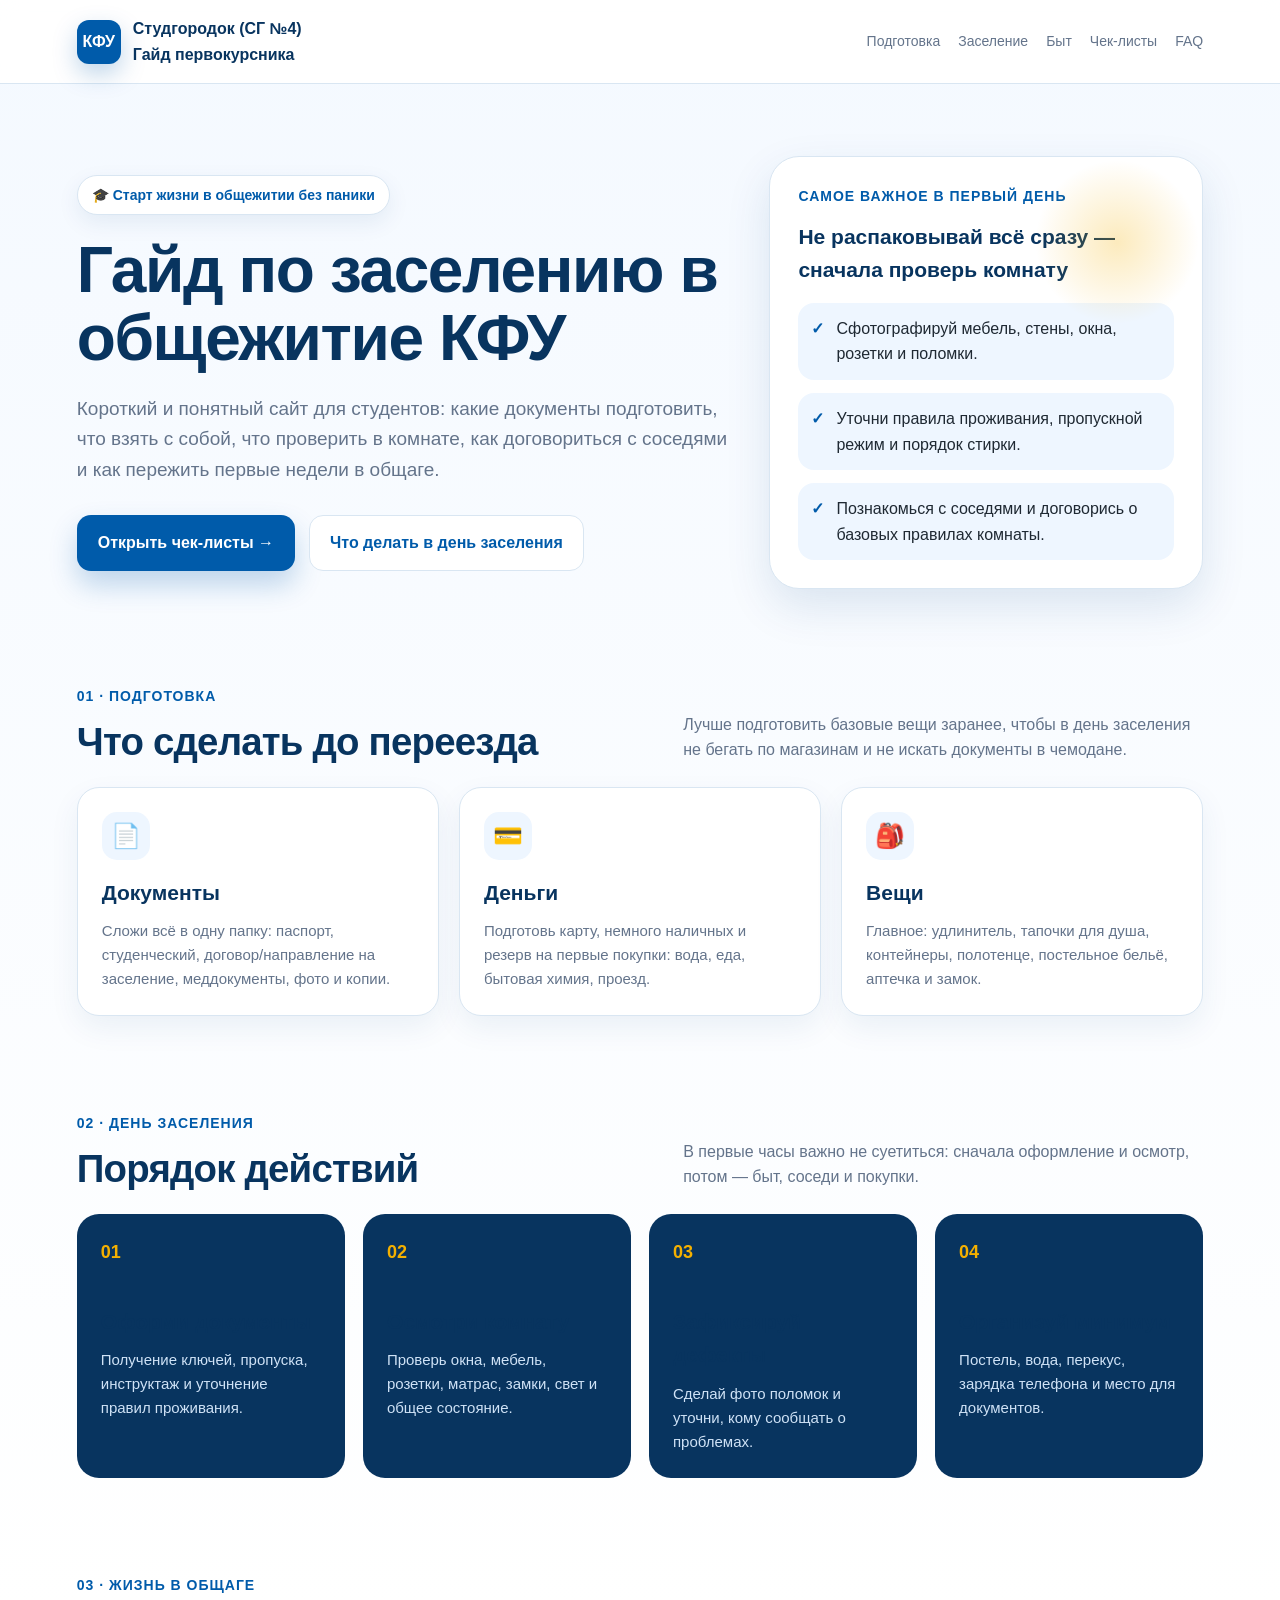
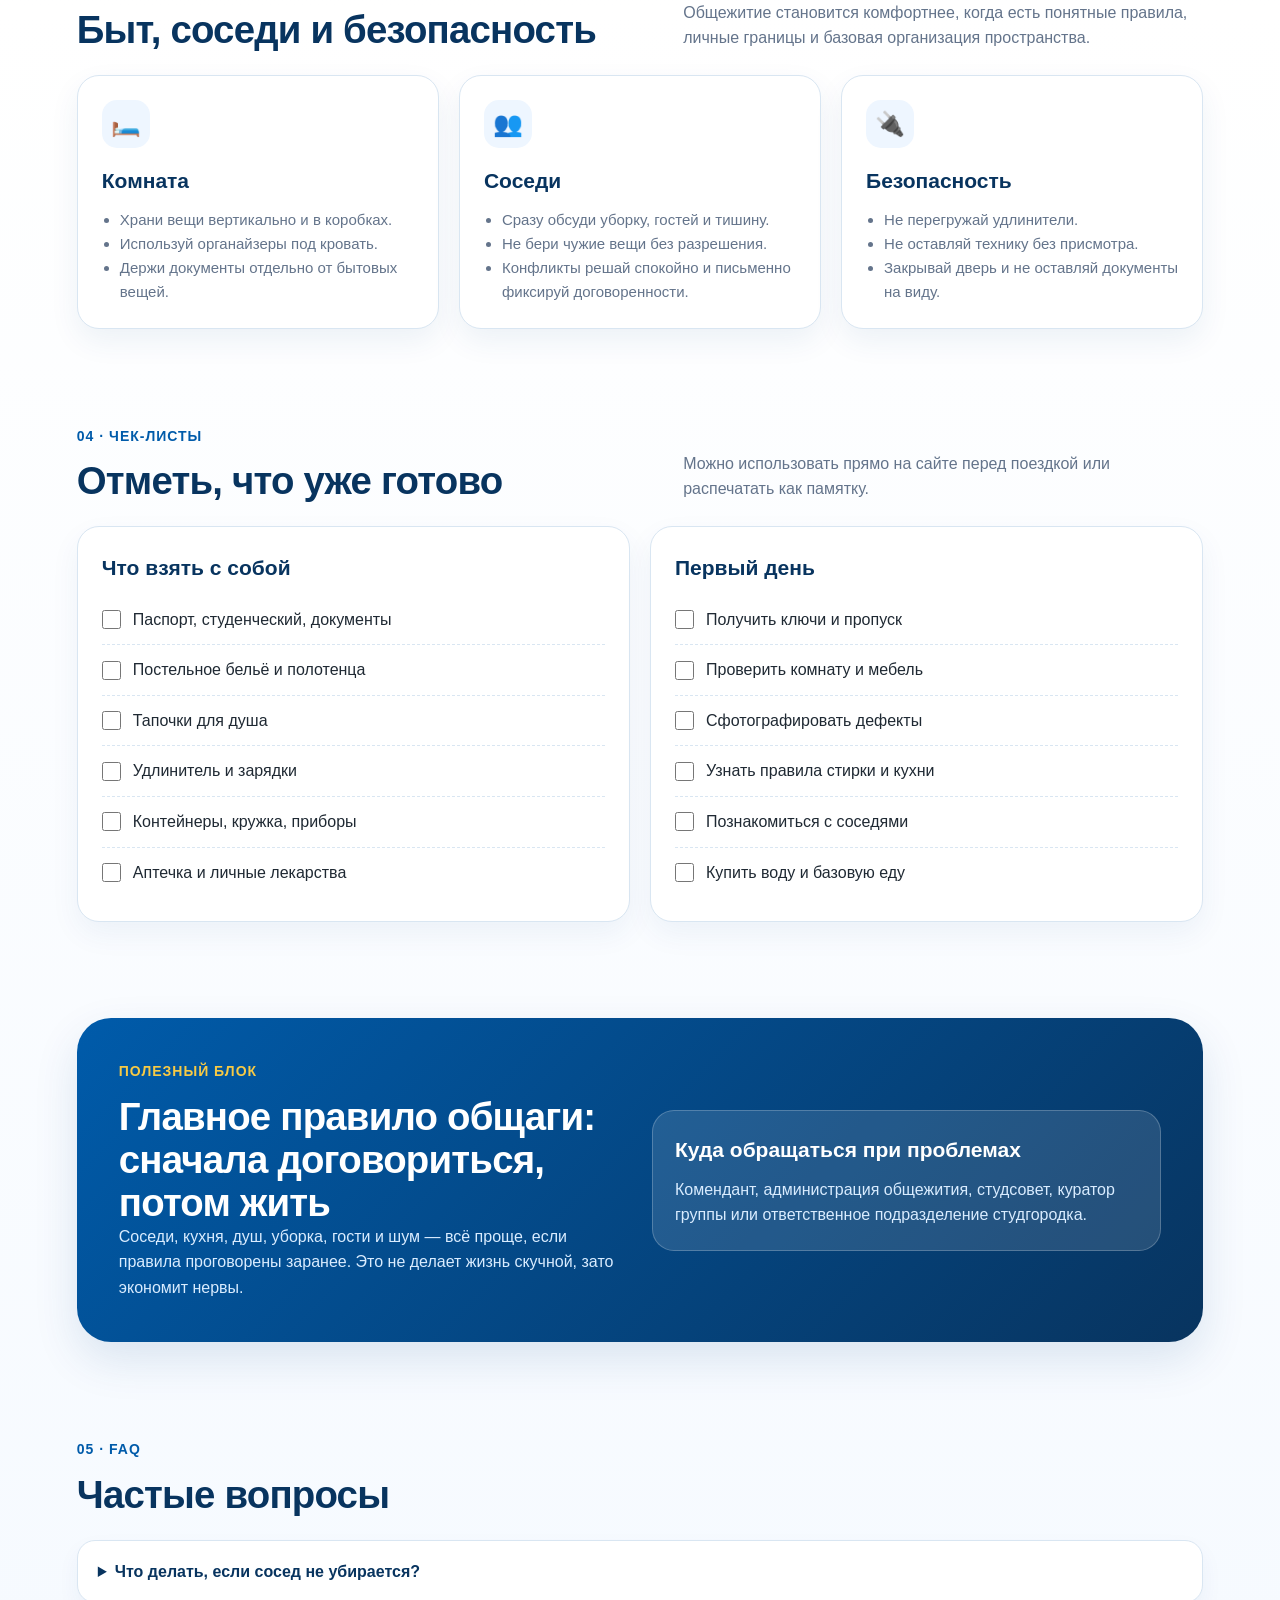
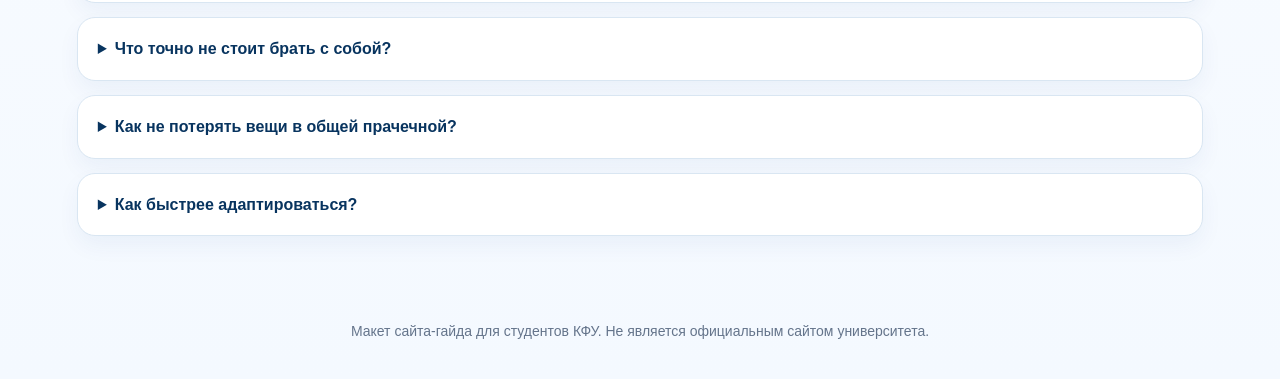
<file: Main_page.html>
<!DOCTYPE html>
<html lang="ru">
<head>
  <meta charset="UTF-8" />
  <meta name="viewport" content="width=device-width, initial-scale=1.0" />
  <title>Гайд по заселению в общежитие | Студгородок КФУ</title>
  <style>
    :root {
      --kfu-blue: #005baa;
      --kfu-dark: #08345f;
      --kfu-light: #eef6ff;
      --accent: #f4b000;
      --text: #1f2933;
      --muted: #64748b;
      --white: #ffffff;
      --card: #ffffff;
      --line: #d9e6f2;
      --shadow: 0 18px 45px rgba(0, 67, 130, 0.12);
      --radius: 22px;
    }

    * {
      box-sizing: border-box;
      margin: 0;
      padding: 0;
    }

    body {
      font-family: Arial, Helvetica, sans-serif;
      color: var(--text);
      background: linear-gradient(180deg, #f4f9ff 0%, #ffffff 45%, #f4f9ff 100%);
      line-height: 1.6;
    }

    a {
      color: inherit;
      text-decoration: none;
    }

    .topbar {
      background: var(--kfu-dark);
      color: var(--white);
      font-size: 14px;
      padding: 10px 6vw;
      display: flex;
      justify-content: space-between;
      gap: 20px;
      flex-wrap: wrap;
    }

    .navbar {
      position: sticky;
      top: 0;
      z-index: 10;
      background: rgba(255, 255, 255, 0.92);
      backdrop-filter: blur(12px);
      border-bottom: 1px solid var(--line);
      padding: 16px 6vw;
      display: flex;
      justify-content: space-between;
      align-items: center;
      gap: 24px;
    }

    .logo {
      display: flex;
      align-items: center;
      gap: 12px;
      font-weight: 800;
      color: var(--kfu-dark);
    }

    .logo-mark {
      width: 44px;
      height: 44px;
      border-radius: 12px;
      background: var(--kfu-blue);
      color: var(--white);
      display: grid;
      place-items: center;
      font-weight: 900;
      box-shadow: 0 10px 25px rgba(0, 91, 170, 0.25);
    }

    .navlinks {
      display: flex;
      gap: 18px;
      font-size: 14px;
      color: var(--muted);
      flex-wrap: wrap;
    }

    .navlinks a:hover {
      color: var(--kfu-blue);
    }

    .hero {
      padding: 72px 6vw 48px;
      display: grid;
      grid-template-columns: 1.2fr 0.8fr;
      gap: 42px;
      align-items: center;
    }

    .badge {
      display: inline-flex;
      align-items: center;
      gap: 8px;
      background: var(--white);
      border: 1px solid var(--line);
      color: var(--kfu-blue);
      padding: 8px 14px;
      border-radius: 999px;
      font-weight: 700;
      font-size: 14px;
      margin-bottom: 22px;
      box-shadow: 0 8px 22px rgba(0, 67, 130, 0.08);
    }

    h1 {
      font-size: clamp(34px, 5vw, 64px);
      line-height: 1.05;
      color: var(--kfu-dark);
      margin-bottom: 22px;
      letter-spacing: -1.4px;
    }

    .hero p {
      font-size: 19px;
      color: var(--muted);
      max-width: 690px;
      margin-bottom: 30px;
    }

    .hero-actions {
      display: flex;
      gap: 14px;
      flex-wrap: wrap;
    }

    .button {
      padding: 14px 20px;
      border-radius: 14px;
      font-weight: 800;
      display: inline-flex;
      align-items: center;
      gap: 8px;
      border: 1px solid transparent;
      transition: 0.2s ease;
    }

    .button.primary {
      background: var(--kfu-blue);
      color: var(--white);
      box-shadow: 0 14px 28px rgba(0, 91, 170, 0.24);
    }

    .button.secondary {
      background: var(--white);
      color: var(--kfu-blue);
      border-color: var(--line);
    }

    .button:hover {
      transform: translateY(-2px);
    }

    .hero-card {
      background: var(--card);
      border: 1px solid var(--line);
      border-radius: 30px;
      padding: 28px;
      box-shadow: var(--shadow);
      position: relative;
      overflow: hidden;
    }

    .hero-card::before {
      content: "";
      position: absolute;
      inset: 0 0 auto auto;
      width: 170px;
      height: 170px;
      background: radial-gradient(circle, rgba(244, 176, 0, 0.26), transparent 68%);
    }

    .mini-title {
      color: var(--kfu-blue);
      font-size: 14px;
      text-transform: uppercase;
      font-weight: 900;
      letter-spacing: 1px;
      margin-bottom: 12px;
    }

    .arrival-list {
      list-style: none;
      display: grid;
      gap: 13px;
      margin-top: 16px;
    }

    .arrival-list li {
      display: flex;
      gap: 12px;
      align-items: flex-start;
      padding: 13px;
      background: var(--kfu-light);
      border-radius: 16px;
    }

    .check {
      color: var(--kfu-blue);
      font-weight: 900;
    }

    section {
      padding: 48px 6vw;
    }

    .section-head {
      display: flex;
      justify-content: space-between;
      gap: 24px;
      align-items: end;
      margin-bottom: 24px;
    }

    h2 {
      font-size: clamp(28px, 3vw, 42px);
      color: var(--kfu-dark);
      line-height: 1.12;
      letter-spacing: -0.8px;
    }

    .section-head p {
      color: var(--muted);
      max-width: 520px;
    }

    .grid {
      display: grid;
      grid-template-columns: repeat(3, 1fr);
      gap: 20px;
    }

    .card {
      background: var(--card);
      border: 1px solid var(--line);
      border-radius: var(--radius);
      padding: 24px;
      box-shadow: 0 12px 30px rgba(0, 67, 130, 0.07);
    }

    .card-icon {
      width: 48px;
      height: 48px;
      border-radius: 15px;
      background: var(--kfu-light);
      color: var(--kfu-blue);
      display: grid;
      place-items: center;
      font-size: 24px;
      margin-bottom: 16px;
    }

    h3 {
      color: var(--kfu-dark);
      font-size: 21px;
      margin-bottom: 10px;
    }

    .card p, .card li {
      color: var(--muted);
      font-size: 15px;
    }

    .card ul {
      margin-top: 10px;
      padding-left: 18px;
    }

    .steps {
      counter-reset: step;
      display: grid;
      grid-template-columns: repeat(4, 1fr);
      gap: 18px;
    }

    .step {
      background: var(--kfu-dark);
      color: var(--white);
      border-radius: var(--radius);
      padding: 24px;
      min-height: 210px;
      position: relative;
      overflow: hidden;
    }

    .step::before {
      counter-increment: step;
      content: "0" counter(step);
      display: block;
      color: var(--accent);
      font-weight: 900;
      font-size: 18px;
      margin-bottom: 38px;
    }

    .step p {
      color: #cfe2f6;
      font-size: 15px;
      margin-top: 8px;
    }

    .checklist {
      display: grid;
      grid-template-columns: 1fr 1fr;
      gap: 20px;
    }

    .checklist-box {
      background: var(--white);
      border: 1px solid var(--line);
      border-radius: var(--radius);
      padding: 24px;
      box-shadow: 0 12px 30px rgba(0, 67, 130, 0.06);
    }

    .check-row {
      display: flex;
      align-items: center;
      gap: 12px;
      padding: 12px 0;
      border-bottom: 1px dashed var(--line);
      color: var(--text);
    }

    .check-row:last-child {
      border-bottom: none;
    }

    input[type="checkbox"] {
      width: 19px;
      height: 19px;
      accent-color: var(--kfu-blue);
    }

    .faq {
      display: grid;
      gap: 14px;
    }

    details {
      background: var(--white);
      border: 1px solid var(--line);
      border-radius: 18px;
      padding: 18px 20px;
      box-shadow: 0 10px 22px rgba(0, 67, 130, 0.05);
    }

    summary {
      cursor: pointer;
      font-weight: 800;
      color: var(--kfu-dark);
    }

    details p {
      color: var(--muted);
      margin-top: 12px;
    }

    .blue-band {
      background: linear-gradient(135deg, var(--kfu-blue), var(--kfu-dark));
      color: var(--white);
      border-radius: 34px;
      padding: 42px;
      display: grid;
      grid-template-columns: 1fr 1fr;
      gap: 24px;
      align-items: center;
      box-shadow: var(--shadow);
    }

    .blue-band h2 {
      color: var(--white);
    }

    .blue-band p {
      color: #d9ecff;
    }

    .contact-card {
      background: rgba(255, 255, 255, 0.12);
      border: 1px solid rgba(255, 255, 255, 0.22);
      border-radius: 22px;
      padding: 22px;
    }

    footer {
      padding: 36px 6vw;
      color: var(--muted);
      text-align: center;
      font-size: 14px;
    }

    @media (max-width: 980px) {
      .hero,
      .blue-band,
      .checklist {
        grid-template-columns: 1fr;
      }

      .grid,
      .steps {
        grid-template-columns: 1fr 1fr;
      }
    }

    @media (max-width: 640px) {
      .topbar,
      .navbar {
        padding-left: 20px;
        padding-right: 20px;
      }

      .navlinks {
        display: none;
      }

      .hero,
      section {
        padding-left: 20px;
        padding-right: 20px;
      }

      .grid,
      .steps {
        grid-template-columns: 1fr;
      }

      .section-head {
        align-items: flex-start;
        flex-direction: column;
      }
    }
  </style>
</head>
<body>
  <nav class="navbar">
    <a href="#top" class="logo">
      <span class="logo-mark">КФУ</span>
      <span>Студгородок (СГ №4)<br />Гайд первокурсника</span>
    </a>
    <div class="navlinks">
      <a href="#prepare">Подготовка</a>
      <a href="#arrival">Заселение</a>
      <a href="#life">Быт</a>
      <a href="#checklists">Чек-листы</a>
      <a href="#faq">FAQ</a>
    </div>
  </nav>

  <main id="top">
    <header class="hero">
      <div>
        <div class="badge">🎓 Старт жизни в общежитии без паники</div>
        <h1>Гайд по заселению в общежитие КФУ</h1>
        <p>
          Короткий и понятный сайт для студентов: какие документы подготовить, что взять с собой,
          что проверить в комнате, как договориться с соседями и как пережить первые недели в общаге.
        </p>
        <div class="hero-actions">
          <a class="button primary" href="#checklists">Открыть чек-листы →</a>
          <a class="button secondary" href="#arrival">Что делать в день заселения</a>
        </div>
      </div>

      <aside class="hero-card">
        <div class="mini-title">Самое важное в первый день</div>
        <h3>Не распаковывай всё сразу — сначала проверь комнату</h3>
        <ul class="arrival-list">
          <li><span class="check">✓</span><span>Сфотографируй мебель, стены, окна, розетки и поломки.</span></li>
          <li><span class="check">✓</span><span>Уточни правила проживания, пропускной режим и порядок стирки.</span></li>
          <li><span class="check">✓</span><span>Познакомься с соседями и договорись о базовых правилах комнаты.</span></li>
        </ul>
      </aside>
    </header>

    <section id="prepare">
      <div class="section-head">
        <div>
          <div class="mini-title">01 · Подготовка</div>
          <h2>Что сделать до переезда</h2>
        </div>
        <p>Лучше подготовить базовые вещи заранее, чтобы в день заселения не бегать по магазинам и не искать документы в чемодане.</p>
      </div>

      <div class="grid">
        <article class="card">
          <div class="card-icon">📄</div>
          <h3>Документы</h3>
          <p>Сложи всё в одну папку: паспорт, студенческий, договор/направление на заселение, меддокументы, фото и копии.</p>
        </article>
        <article class="card">
          <div class="card-icon">💳</div>
          <h3>Деньги</h3>
          <p>Подготовь карту, немного наличных и резерв на первые покупки: вода, еда, бытовая химия, проезд.</p>
        </article>
        <article class="card">
          <div class="card-icon">🎒</div>
          <h3>Вещи</h3>
          <p>Главное: удлинитель, тапочки для душа, контейнеры, полотенце, постельное бельё, аптечка и замок.</p>
        </article>
      </div>
    </section>

    <section id="arrival">
      <div class="section-head">
        <div>
          <div class="mini-title">02 · День заселения</div>
          <h2>Порядок действий</h2>
        </div>
        <p>В первые часы важно не суетиться: сначала оформление и осмотр, потом — быт, соседи и покупки.</p>
      </div>

      <div class="steps">
        <div class="step">
          <h3>Оформи документы</h3>
          <p>Получение ключей, пропуска, инструктаж и уточнение правил проживания.</p>
        </div>
        <div class="step">
          <h3>Осмотри комнату</h3>
          <p>Проверь окна, мебель, розетки, матрас, замки, свет и общее состояние.</p>
        </div>
        <div class="step">
          <h3>Зафиксируй дефекты</h3>
          <p>Сделай фото поломок и уточни, кому сообщать о проблемах.</p>
        </div>
        <div class="step">
          <h3>Организуй минимум</h3>
          <p>Постель, вода, перекус, зарядка телефона и место для документов.</p>
        </div>
      </div>
    </section>

    <section id="life">
      <div class="section-head">
        <div>
          <div class="mini-title">03 · Жизнь в общаге</div>
          <h2>Быт, соседи и безопасность</h2>
        </div>
        <p>Общежитие становится комфортнее, когда есть понятные правила, личные границы и базовая организация пространства.</p>
      </div>

      <div class="grid">
        <article class="card">
          <div class="card-icon">🛏️</div>
          <h3>Комната</h3>
          <ul>
            <li>Храни вещи вертикально и в коробках.</li>
            <li>Используй органайзеры под кровать.</li>
            <li>Держи документы отдельно от бытовых вещей.</li>
          </ul>
        </article>
        <article class="card">
          <div class="card-icon">👥</div>
          <h3>Соседи</h3>
          <ul>
            <li>Сразу обсуди уборку, гостей и тишину.</li>
            <li>Не бери чужие вещи без разрешения.</li>
            <li>Конфликты решай спокойно и письменно фиксируй договоренности.</li>
          </ul>
        </article>
        <article class="card">
          <div class="card-icon">🔌</div>
          <h3>Безопасность</h3>
          <ul>
            <li>Не перегружай удлинители.</li>
            <li>Не оставляй технику без присмотра.</li>
            <li>Закрывай дверь и не оставляй документы на виду.</li>
          </ul>
        </article>
      </div>
    </section>

    <section id="checklists">
      <div class="section-head">
        <div>
          <div class="mini-title">04 · Чек-листы</div>
          <h2>Отметь, что уже готово</h2>
        </div>
        <p>Можно использовать прямо на сайте перед поездкой или распечатать как памятку.</p>
      </div>

      <div class="checklist">
        <div class="checklist-box">
          <h3>Что взять с собой</h3>
          <label class="check-row"><input type="checkbox" /> Паспорт, студенческий, документы</label>
          <label class="check-row"><input type="checkbox" /> Постельное бельё и полотенца</label>
          <label class="check-row"><input type="checkbox" /> Тапочки для душа</label>
          <label class="check-row"><input type="checkbox" /> Удлинитель и зарядки</label>
          <label class="check-row"><input type="checkbox" /> Контейнеры, кружка, приборы</label>
          <label class="check-row"><input type="checkbox" /> Аптечка и личные лекарства</label>
        </div>

        <div class="checklist-box">
          <h3>Первый день</h3>
          <label class="check-row"><input type="checkbox" /> Получить ключи и пропуск</label>
          <label class="check-row"><input type="checkbox" /> Проверить комнату и мебель</label>
          <label class="check-row"><input type="checkbox" /> Сфотографировать дефекты</label>
          <label class="check-row"><input type="checkbox" /> Узнать правила стирки и кухни</label>
          <label class="check-row"><input type="checkbox" /> Познакомиться с соседями</label>
          <label class="check-row"><input type="checkbox" /> Купить воду и базовую еду</label>
        </div>
      </div>
    </section>

    <section>
      <div class="blue-band">
        <div>
          <div class="mini-title" style="color:#f7ca45;">Полезный блок</div>
          <h2>Главное правило общаги: сначала договориться, потом жить</h2>
          <p>
            Соседи, кухня, душ, уборка, гости и шум — всё проще, если правила проговорены заранее.
            Это не делает жизнь скучной, зато экономит нервы.
          </p>
        </div>
        <div class="contact-card">
          <h3 style="color:white;">Куда обращаться при проблемах</h3>
          <p>Комендант, администрация общежития, студсовет, куратор группы или ответственное подразделение студгородка.</p>
        </div>
      </div>
    </section>

    <section id="faq">
      <div class="section-head">
        <div>
          <div class="mini-title">05 · FAQ</div>
          <h2>Частые вопросы</h2>
        </div>
      </div>

      <div class="faq">
        <details>
          <summary>Что делать, если сосед не убирается?</summary>
          <p>Сначала спокойно обсудить и предложить график уборки. Если договориться не получается, зафиксировать проблему и обратиться к ответственному лицу в общежитии.</p>
        </details>
        <details>
          <summary>Что точно не стоит брать с собой?</summary>
          <p>Слишком много одежды, лишнюю посуду, громоздкую технику и вещи “на всякий случай”, которые займут половину комнаты.</p>
        </details>
        <details>
          <summary>Как не потерять вещи в общей прачечной?</summary>
          <p>Используй мешок для стирки, не оставляй вещи надолго после окончания стирки и подпиши свою корзину или пакет.</p>
        </details>
        <details>
          <summary>Как быстрее адаптироваться?</summary>
          <p>Сделай комнату удобной, найди привычный режим, познакомься с соседями и не пытайся сразу жить идеально. Первые недели — период настройки.</p>
        </details>
      </div>
    </section>
  </main>

  <footer>
    Макет сайта-гайда для студентов КФУ. Не является официальным сайтом университета.
  </footer>
</body>
</html>
</file>
